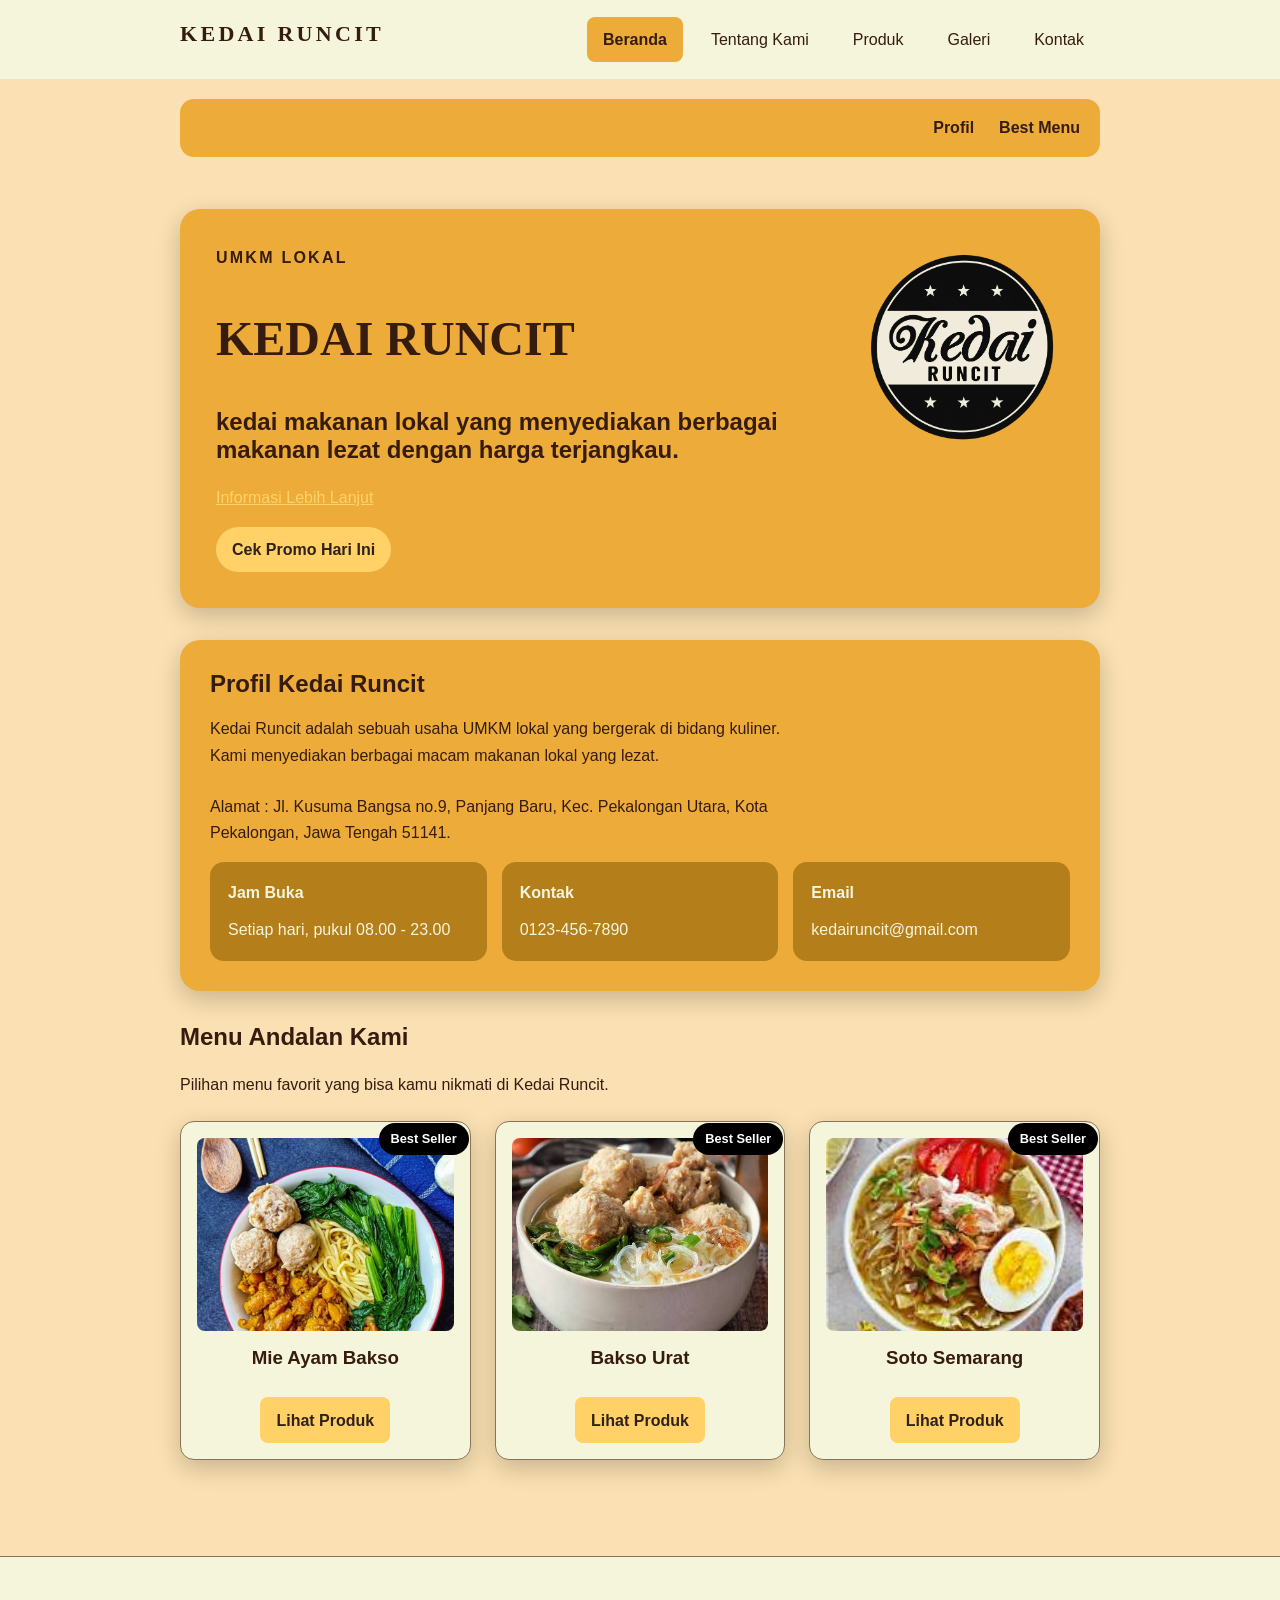
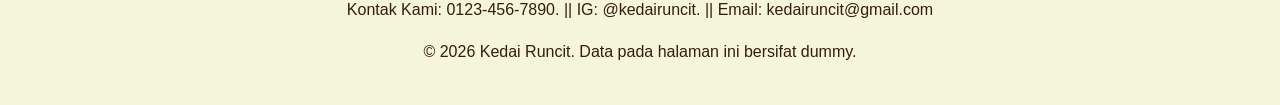
<file: index.html>
<!doctype html>
<html lang="id">
  <head>
    <meta charset="utf-8" />
    <meta name="viewport" content="width=device-width, initial-scale=1" />
    <title>Kedai Runcit - Website UMKM</title>
    <link rel="stylesheet" href="css/style.css" />
    <style>
      strong{
        color:beige
      }
      span{
        color:beige
      }
    </style>
  </head>
  
  <body>
  <a class="skip-link" href="#konten">Lewati ke konten utama</a>
    <header class="site-header">
      <nav class="nav" aria-label="Navigasi utama">
        <a class="brand" href="index.html">Kedai Runcit</a>
        <ul>
          <li><a aria-current="page" href="index.html">Beranda</a></li>
          <li><a href="tentang.html">Tentang Kami</a></li>
          <li><a href="produk.html">Produk</a></li>
          <li><a href="galeri.html">Galeri</a></li>
          <li><a href="kontak.html">Kontak</a></li>
        </ul>
      </nav>
    </header>
    <nav class="subnav" aria-label="Navigasi Beranda">
      <a href="#profil">Profil</a>
      <a href="#menu">Best Menu</a>
    </nav>

    <main class="page">
      <section class="hero1">
        <div class="hero-text">
          <p class="eyebrow">UMKM LOKAL</p>
          <h1 class="hero-title">KEDAI RUNCIT</h1>
          <h2>kedai makanan lokal yang menyediakan
            berbagai makanan lezat dengan harga terjangkau.</h2>
          <a href="tentang.html">Informasi Lebih Lanjut</a><br>
          <button id="promoButton" type="button">Cek Promo Hari Ini</button>
        </div>   
        <div class="hero-logo">
          <img src="assets/images/lgo.png" width="640" height="360" loading="lazy" alt="Logo Kedai Runcit"/>
        </div>
      </section>

      <section id="profil" aria-labelledby="profil-title">
        <div class="informasi">
          <h2 id="profil-title">Profil Kedai Runcit</h2>
          <p class="profil-deskripsi">
            Kedai Runcit adalah sebuah usaha UMKM lokal yang bergerak di bidang kuliner. 
            Kami menyediakan berbagai macam makanan lokal yang lezat.
          </p>
          <p>Alamat : Jl. Kusuma Bangsa no.9, Panjang Baru, 
            Kec. Pekalongan Utara, Kota Pekalongan, Jawa Tengah 51141.</p>
          <div class="info-list">
            <div class="info-item">
              <strong> Jam Buka</strong>
              <span>Setiap hari, pukul 08.00 - 23.00</span>
            </div>
            <div class="info-item">
              <strong> Kontak</strong>
              <span>0123-456-7890</span>
            </div>
            <div class="info-item">
              <strong> Email</strong>
              <span>kedairuncit@gmail.com</span>
            </div>
          </div>
        </div>
      </section>

      <section id="menu" aria-labelledby="menu-title">
        <h2 id="menu-title">Menu Andalan Kami</h2>
        <p class="section-description">
          Pilihan menu favorit yang bisa kamu nikmati di Kedai Runcit.
        </p>
        <div class="product-grid">
          <article class="product-card">
            <span class="product-badge">Best Seller</span>
            <img class="gambar" src="assets/images/Mie ayam.jpg" width="300" height="200" loading="lazy"
             alt="Semangkuk mie ayam bakso dengan topping"/>
            <div class="product-info">
              <h3>Mie Ayam Bakso</h3>
              <div class="card-actions">
                <a href="produk.html">Lihat Produk</a>
              </div>
            </div>
          </article>
          <article class="product-card">
            <span class="product-badge">Best Seller</span>
            <img class="gambar" src="assets/images/Bakso Solo.jpg" width="300" height="200" loading="lazy"
              alt="Semangkuk bakso urat dengan kuah hangat" />
            <div class="product-info">
              <h3>Bakso Urat</h3>
              <div class="card-actions">
                <a href="produk.html">Lihat Produk</a>
              </div>
            </div>
          </article>
          <article class="product-card">
            <span class="product-badge">Best Seller</span>
            <img class="gambar" src="assets/images/soto.jpg" width="300" height="200" loading="lazy"
              alt="Semangkuk soto dengan kuah dan pelengkap"/>
            <div class="product-info">
              <h3>Soto Semarang</h3>
              <div class="card-actions">
                <a href="produk.html">Lihat Produk</a>
              </div>
            </div>
          </article>
        </div>
      </section>
    </main>

    <footer class="site-footer">
      <p>Kontak Kami: 0123-456-7890. ||  IG: @kedairuncit.  ||   Email: kedairuncit@gmail.com</p>
      <p>&copy; 2026 Kedai Runcit. Data pada halaman ini bersifat dummy.</p>
    </footer>
    <script src="js/app.js" defer></script>
    <script src="js/script.js"></script>
  </body>
</html>
</file>
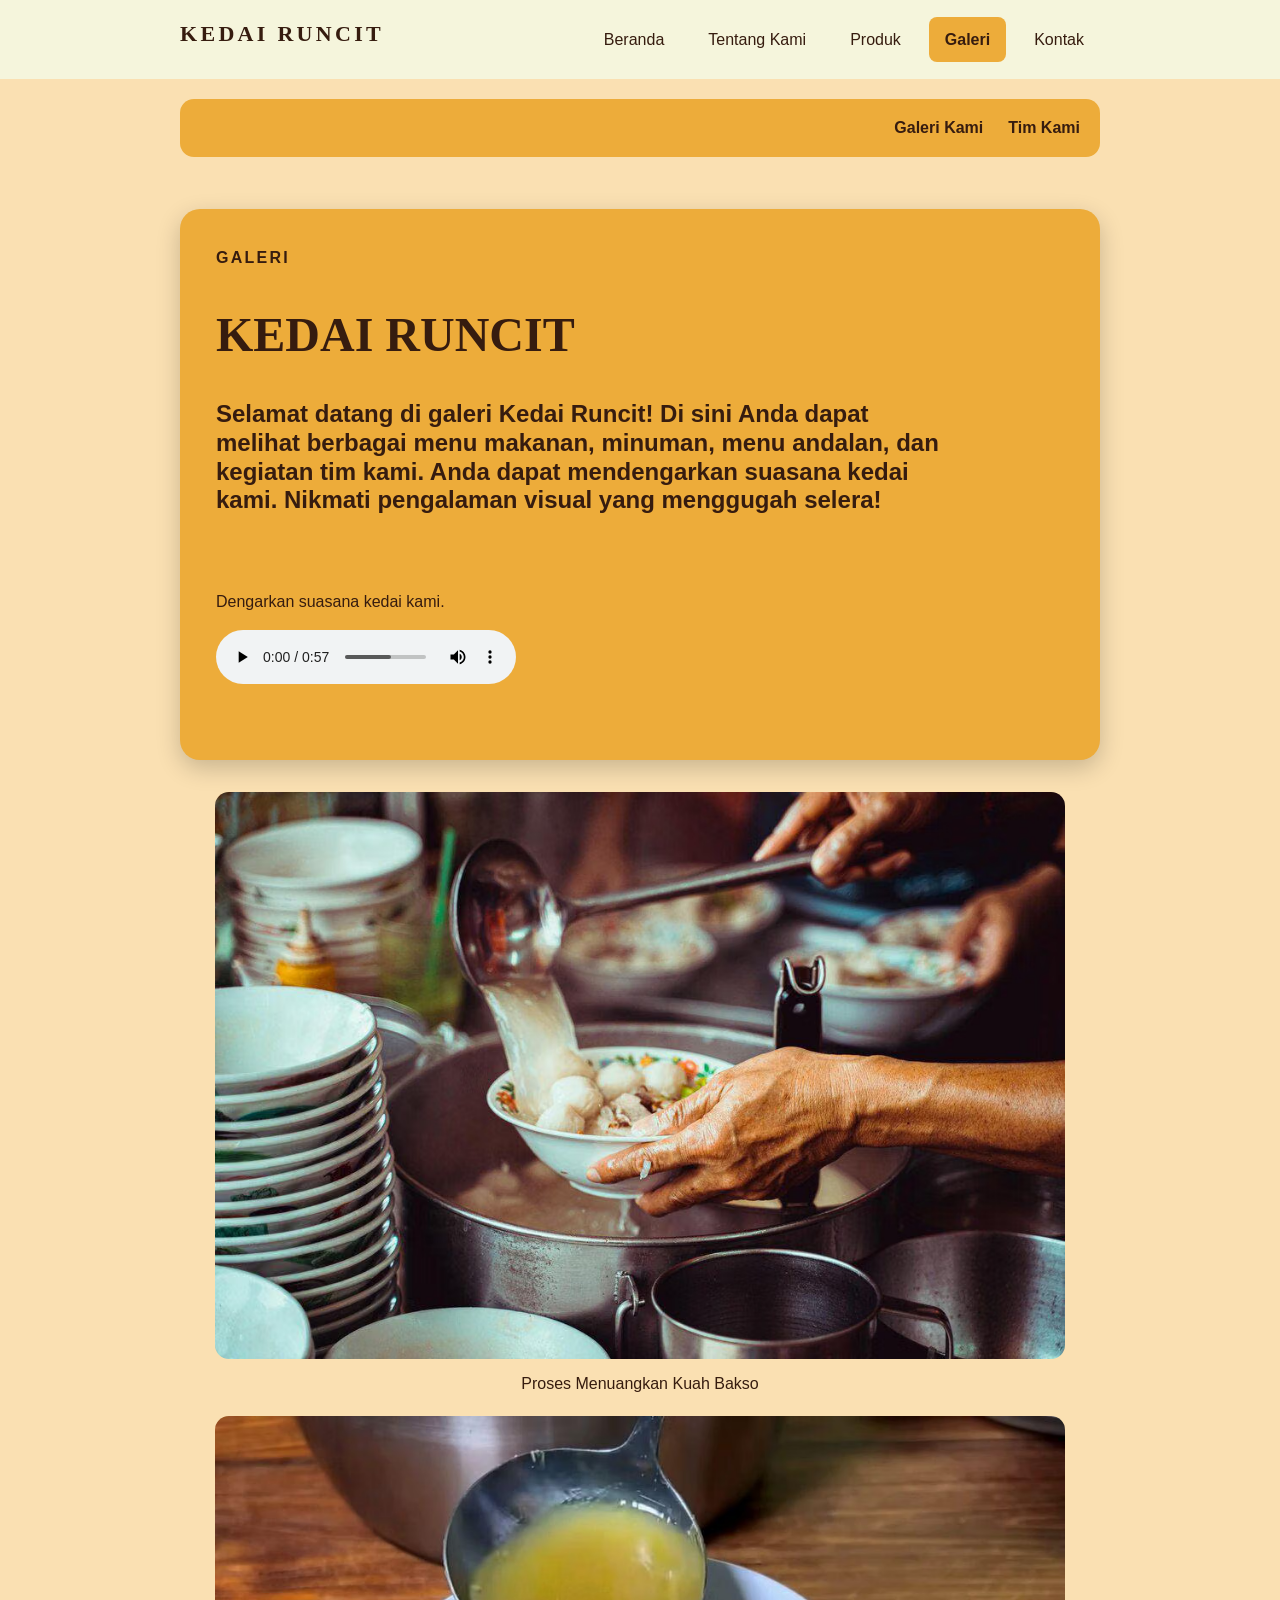
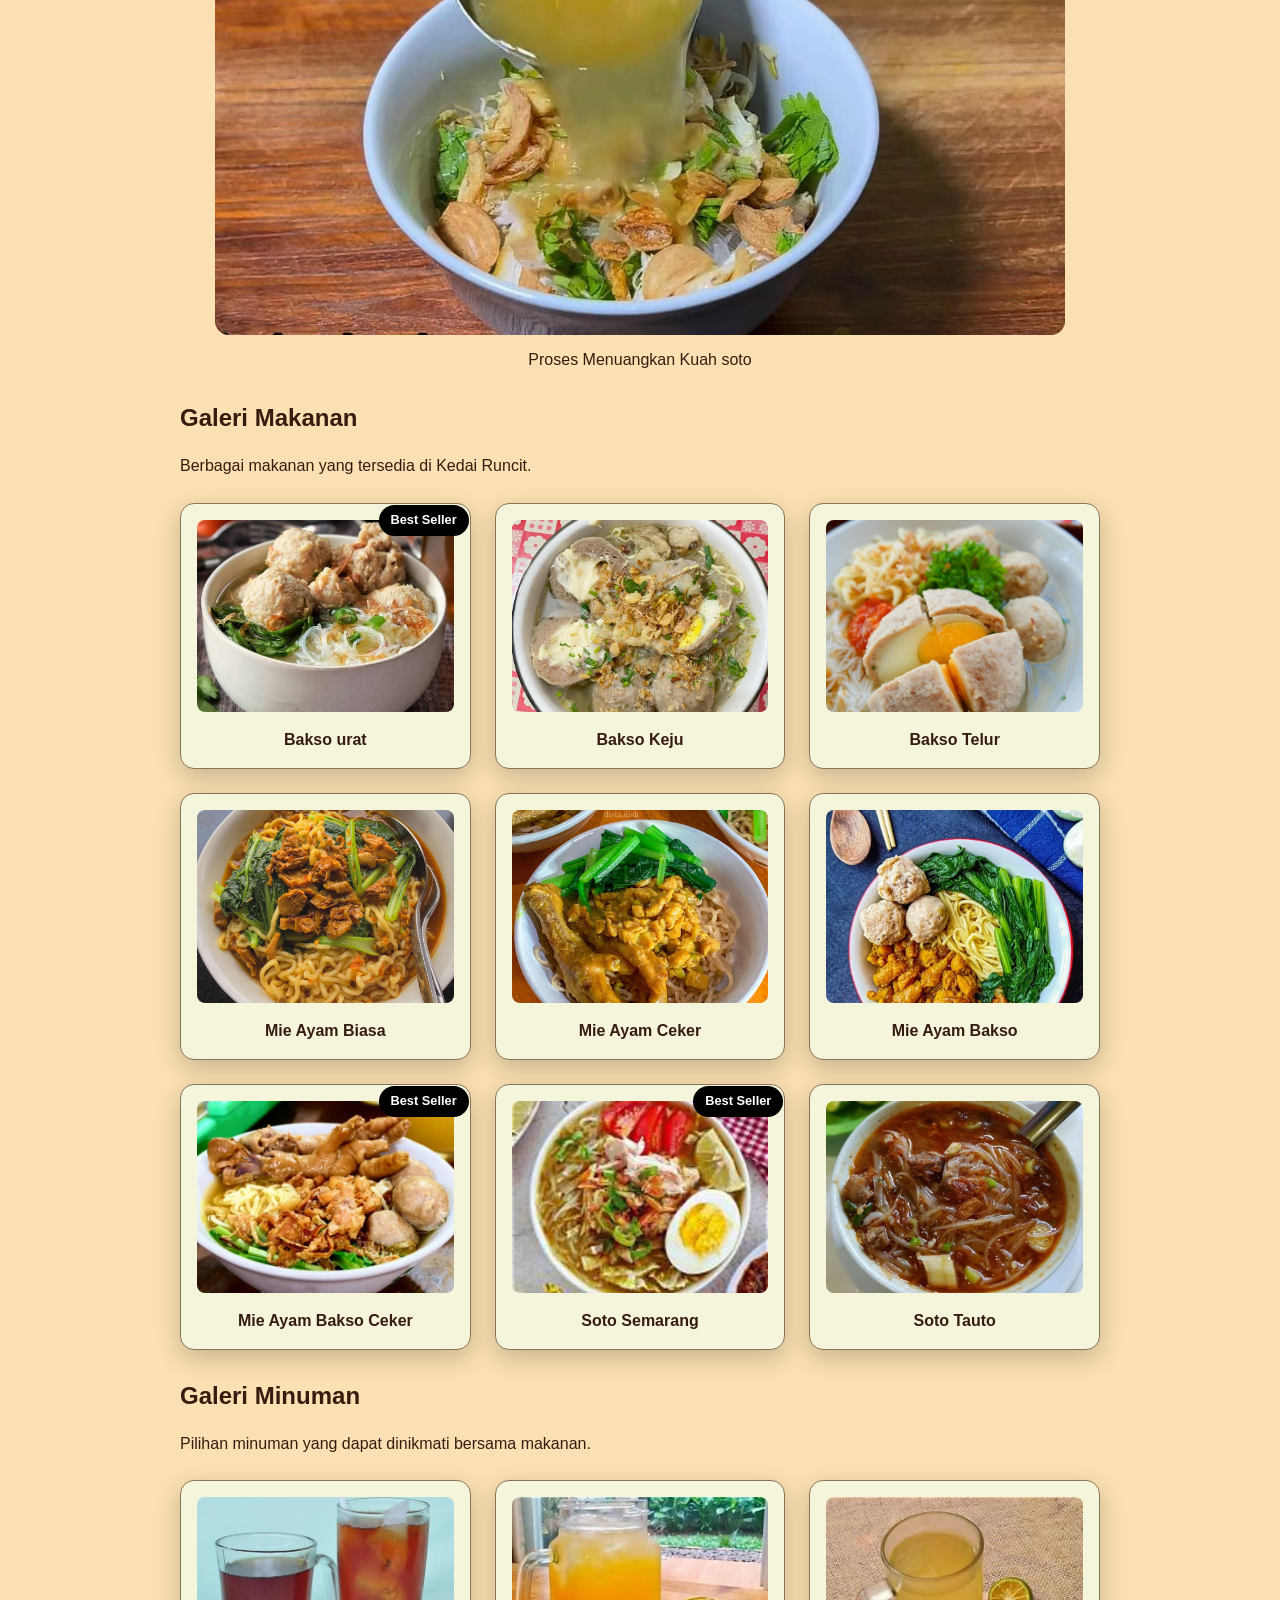
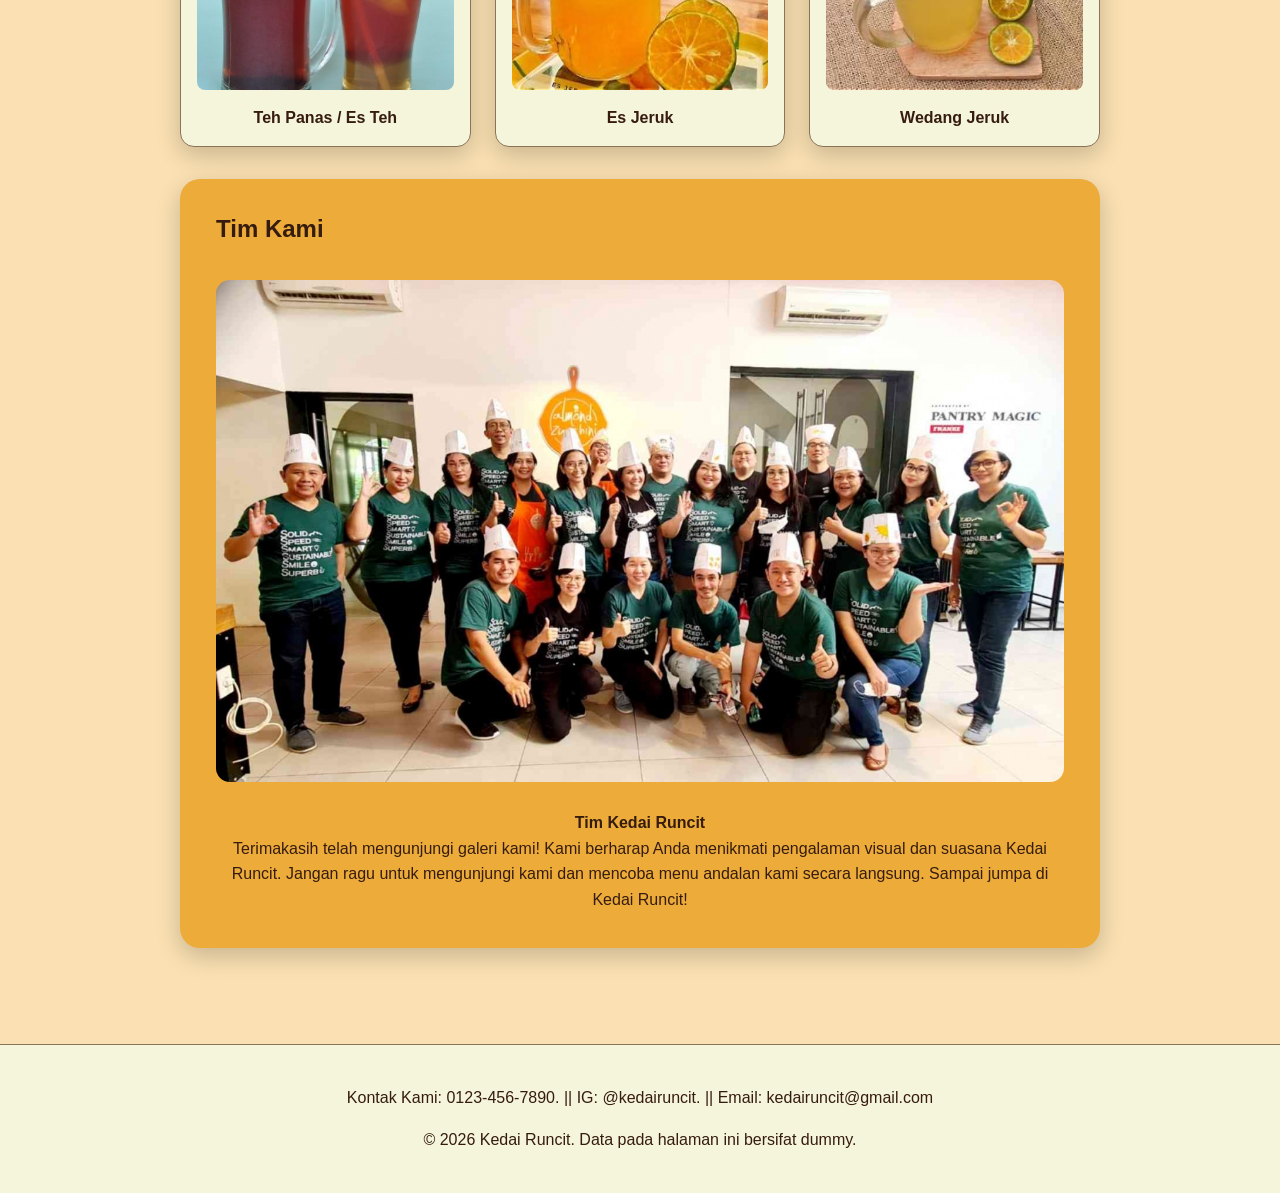
<file: galeri.html>
<!doctype html>
<html lang="id">
  <head>
    <meta charset="utf-8" />
    <meta name="viewport" content="width=device-width, initial-scale=1" />
    <title>Kedai Runcit - Website UMKM</title>
    <link rel="stylesheet" href="css/style.css" />
    <script src="js/app.js" defer></script>
  </head>

  <body>
  <a class="skip-link" href="#konten">Lewati ke konten utama</a>
    <header class="site-header">
      <nav class="nav" aria-label="Navigasi utama">
        <a class="brand" href="index.html">Kedai Runcit</a>
        <ul>
          <li><a href="index.html">Beranda</a></li>
          <li><a href="tentang.html">Tentang Kami</a></li>
          <li><a href="produk.html">Produk</a></li>
          <li><a aria-current="page" href="galeri.html">Galeri</a></li>
          <li><a href="kontak.html">Kontak</a></li>
        </ul>
      </nav>
    </header>
    <nav class="subnav" aria-label="Navigasi Beranda">
      <a href="#makanan">Galeri Kami</a>
      <a href="#tim">Tim Kami</a>
    </nav>

    <main id="konten" class="page">
      <section class="hero">
        <p class="eyebrow">GALERI</p>
        <h1 class="hero-title">KEDAI RUNCIT</h1>
        <h2>Selamat datang di galeri Kedai Runcit! Di sini Anda dapat melihat berbagai menu makanan, minuman, menu andalan, dan kegiatan tim kami. 
          Anda dapat mendengarkan suasana kedai kami.
          Nikmati pengalaman visual yang menggugah selera!</h2></br>
          <section aria-labelledby="audio-title">
            <p id="audio-note">
              Dengarkan suasana kedai kami.
            </p>
            <audio controls aria-describedby="audio-note" src="assets/audio/suasana.mp3">
              Browser Anda tidak mendukung pemutar audio. 
            </audio>
          </section>          
      </section>
      
      <section>
        <img class="team-image" src="assets/images/proses.avif" width="300" height="200" loading="lazy" alt="Logo Kedai Runcit" />
        <figcaption>Proses Menuangkan Kuah Bakso</figcaption>
        <img class="team-image" src="assets/images/proses2.avif" width="300" height="200" loading="lazy" alt="Logo Kedai Runcit" />
        <figcaption>Proses Menuangkan Kuah soto</figcaption>
      </section>

      <section id="makanan" aria-labelledby="makanan-title">
        <h2 id="makanan-title">Galeri Makanan</h2>
        <p>Berbagai makanan yang tersedia di Kedai Runcit.</p>
        <div class="gallery-grid">
          <figure class="media-card">
            <span class="gallery-badge">Best Seller</span>
            <img src="assets/images/Bakso Solo.jpg" width="300" height="200" loading="lazy" alt="Semangkuk Bakso Urat dengan kuah hangat"/>
            <figcaption>Bakso urat</figcaption>
          </figure>
          <figure class="media-card">
            <img src="assets/images/bakso keju.jpg" width="300" height="200" loading="lazy" alt="Semangkuk Bakso Keju dengan kuah hangat"/>
            <figcaption>Bakso Keju</figcaption>
          </figure>
          <figure class="media-card">
            <img src="assets/images/bakso telur.jpg" width="300" height="200" loading="lazy" alt="Semangkuk Bakso Telur dengan kuah hangat"/>
            <figcaption>Bakso Telur</figcaption>
          </figure>
          <figure class="media-card">
            <img src="assets/images/mie ayam biasa.jpg" width="300" height="200" loading="lazy" alt="Semangkuk Mie Ayam Biasa Kedai Runcit"/>
            <figcaption>Mie Ayam Biasa</figcaption>
          </figure>
          <figure class="media-card">
            <img src="assets/images/mie ceker.jpg" width="300" height="200" loading="lazy" alt="Semangkuk Mie Ayam Ceker Kedai Runcit"/>
            <figcaption>Mie Ayam Ceker</figcaption>
          </figure>
          <figure class="media-card">
            <img src="assets/images/Mie ayam.jpg" width="300" height="200" loading="lazy" alt="Semangkuk Mie Ayam bakso Kedai Runcit" />
            <figcaption>Mie Ayam Bakso</figcaption>
          </figure>
          <figure class="media-card">
            <span class="gallery-badge">Best Seller</span>
            <img src="assets/images/bakso ceker.jpg" width="300" height="200" loading="lazy" alt="Semangkuk Mie Ayam bakso ceker Kedai Runcit"/>
            <figcaption>Mie Ayam Bakso Ceker</figcaption>
          </figure>
          <figure class="media-card">
            <span class="gallery-badge">Best Seller</span>
            <img src="assets/images/soto.jpg" width="300" height="200" loading="lazy" alt="Semangkuk Soto semarang dengan Kuah bening"/>
            <figcaption>Soto Semarang</figcaption>
          </figure>
          <figure class="media-card">
            <img src="assets/images/soto tauto.jpg" width="300" height="200" loading="lazy" alt="Semangkuk Soto Tauto dengan kuah gelap"/>
            <figcaption>Soto Tauto</figcaption>
          </figure>
        </div>
      </section>

      <section id="minuman" aria-labelledby="minuman-title">
        <h2 id="minuman-title">Galeri Minuman</h2>
        <p>Pilihan minuman yang dapat dinikmati bersama makanan. </p>
        <div class="gallery-grid">
          <figure class="media-card">
            <img src="assets/images/teh.jpg" width="300" height="200" loading="lazy" alt="Segelas Teh Panas dan es teh"/>
            <figcaption>Teh Panas / Es Teh</figcaption>
          </figure>
          <figure class="media-card">
            <img src="assets/images/esjeruk.jpg" width="300" height="200" loading="lazy" alt="Segelas Es jeruk"/>
            <figcaption>Es Jeruk</figcaption>
          </figure>
          <figure class="media-card">
            <img src="assets/images/wedang.jpg" width="300" height="200" loading="lazy" alt="Segelas Wedang Jeruk" />
            <figcaption>Wedang Jeruk</figcaption>
          </figure>
        </div>
      </section>

      <section id="tim" class="hero" aria-labelledby="tim-title">
        <h2 id="tim-title" class="tim">Tim Kami</h2>
        <img class="team-image" src="assets/images/tim.jpg" width="300" height="200" loading="lazy" alt="Tim Kedai Runcit" />
        <figcaption><strong>Tim Kedai Runcit</strong><br />
        <span>
          Terimakasih telah mengunjungi galeri kami! Kami berharap Anda menikmati pengalaman visual dan suasana Kedai Runcit. 
          Jangan ragu untuk mengunjungi kami dan mencoba menu andalan kami secara langsung. Sampai jumpa di Kedai Runcit!
        </span>
        </figcaption>
      </section>
    </main>

    <footer class="site-footer">
      <p>Kontak Kami: 0123-456-7890. ||  IG: @kedairuncit.  ||   Email: kedairuncit@gmail.com</p>
      <p> &copy; 2026 Kedai Runcit. Data pada halaman ini bersifat dummy.</p>
    </footer>
  </body>
</html>
</file>
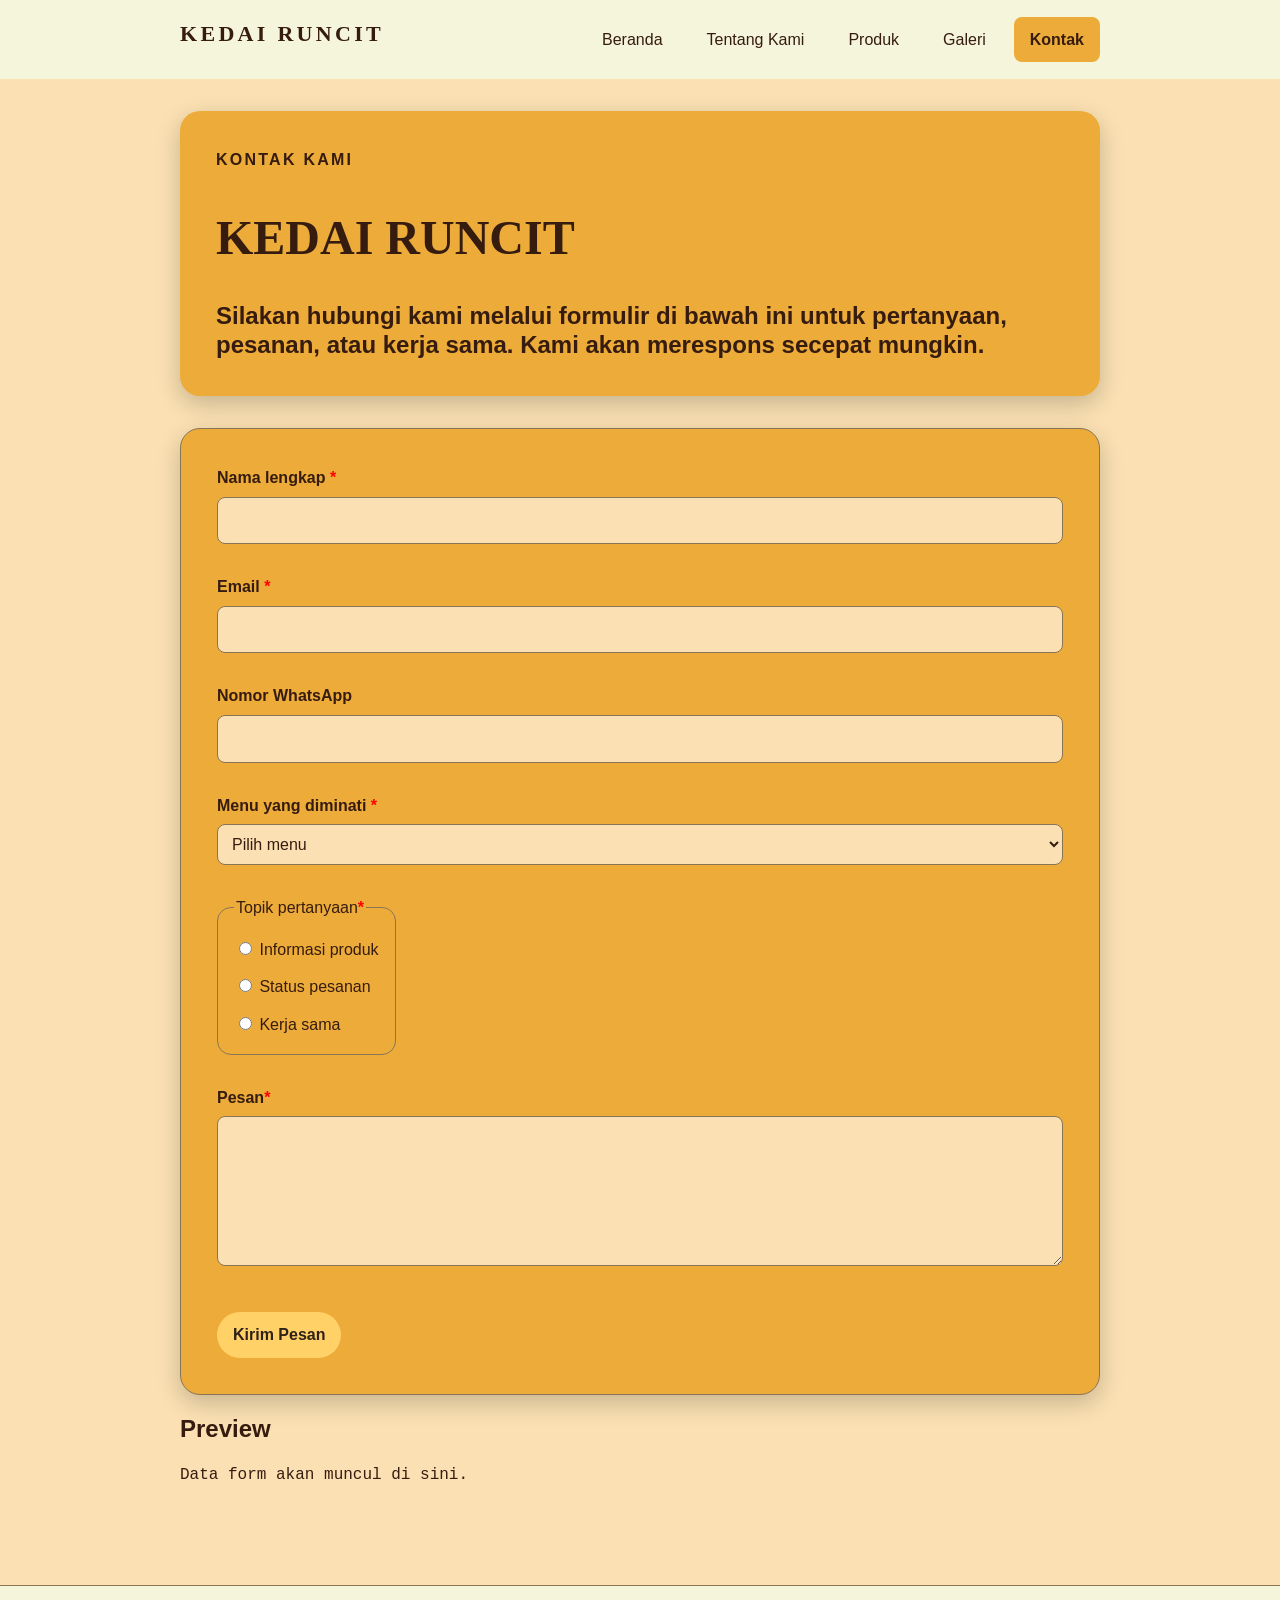
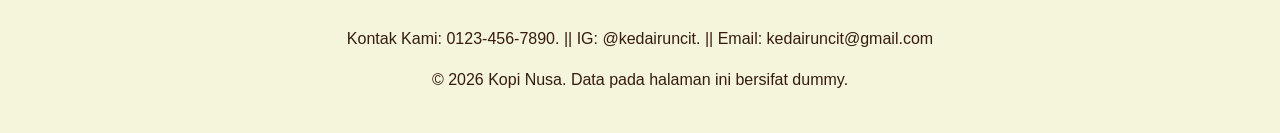
<file: kontak.html>
<!doctype html>
<html lang="id">
  <head>
    <meta charset="utf-8" />
    <meta name="viewport" content="width=device-width, initial-scale=1" />
    <title>Kontak Kopi Nusa - Website UMKM</title>
    <link rel="stylesheet" href="css/style.css" />
    <script src="js/form.js" defer></script>
    <script src="js/app.js" defer></script>
  </head>

  <body>
  <a class="skip-link" href="#konten">Lewati ke konten utama</a>
    <header class="site-header">
      <nav class="nav" aria-label="Navigasi utama">
        <a class="brand" href="index.html">Kedai Runcit</a>
        <ul>
          <li><a href="index.html">Beranda</a></li>
          <li><a href="tentang.html">Tentang Kami</a></li>
          <li><a href="produk.html">Produk</a></li>
          <li><a href="galeri.html">Galeri</a></li>
          <li><a aria-current="page" href="kontak.html">Kontak</a></li>
        </ul>
      </nav>
    </header>

    <main id="konten" class="page">
      <section class="hero">
        <p class="eyebrow">KONTAK KAMI</p>
        <h1 class="hero-title">KEDAI RUNCIT</h1>
        <h2>Silakan hubungi kami melalui formulir di bawah ini untuk pertanyaan, pesanan, atau kerja sama. 
          Kami akan merespons secepat mungkin.</h2>
      </section>
      <form id="form-kontak" action="#" method="post" class="hero">
        <div class="field">
          <label for="nama">Nama lengkap <span class="required">*</span></label>
          <input id="nama" name="nama" type="text" autocomplete="name" required minlength="3" />
        </div>
        <div class="field">
          <label for="email">Email <span class="required">*</span></label>
          <input id="email" name="email" type="email" autocomplete="email" required />
        </div>
        <div class="field">
          <label for="telepon">Nomor WhatsApp</label>
          <input id="telepon" name="telepon" type="tel" autocomplete="tel" />
        </div>

        <div class="field">
          <label for="paket">Menu yang diminati <span class="required">*</span></label>
          <select id="paket" name="paket" required>
            <option value="">Pilih menu</option>
                  <option value="Bakso Telur">Bakso Telur</option>
                  <option value="Bakso Urat">Bakso Urat</option>
                  <option value="Bakso Keju">Bakso Keju</option>

                  <option value="Mie Ayam Biasa">Mie Ayam Biasa</option>
                  <option value="Mie Ayam Ceker">Mie Ayam Ceker</option>
                  <option value="Mie Ayam Bakso">Mie Ayam Bakso</option>
                  <option value="Mie Ayam Bakso + Ceker">Mie Ayam Bakso + Ceker</option>

                  <option value="Soto Semarang">Soto Semarang</option>
                  <option value="Soto Tauto">Soto Tauto</option>            
          </select>
        </div>
        <fieldset>
          <legend>Topik pertanyaan<span class="required">*</span></legend>
            <label><input type="radio" name="topik" value="produk" required /> Informasi produk</label>
            <label><input type="radio" name="topik" value="pesanan" /> Status pesanan</label>
            <label><input type="radio" name="topik" value="kerja-sama" /> Kerja sama</label>
        </fieldset>
        <div class="field">
            <label for="pesan">Pesan<span class="required">*</span></label>
            <textarea id="pesan" name="pesan" rows="5" required minlength="10"></textarea>
        </div>
        <button type="submit">Kirim Pesan</button>
    </form>

    <section aria-labelledby="preview-title">
        <h2 id="preview-title">Preview</h2>
        <pre id="preview">Data form akan muncul di sini.</pre>
    </section>
    </main>
    
    <footer class="site-footer">
      <p>Kontak Kami: 0123-456-7890. ||  IG: @kedairuncit.  ||   Email: kedairuncit@gmail.com</p>
      <p>&copy; 2026 Kopi Nusa. Data pada halaman ini bersifat dummy.</p>
    </footer>
  </body>
</html>
</file>
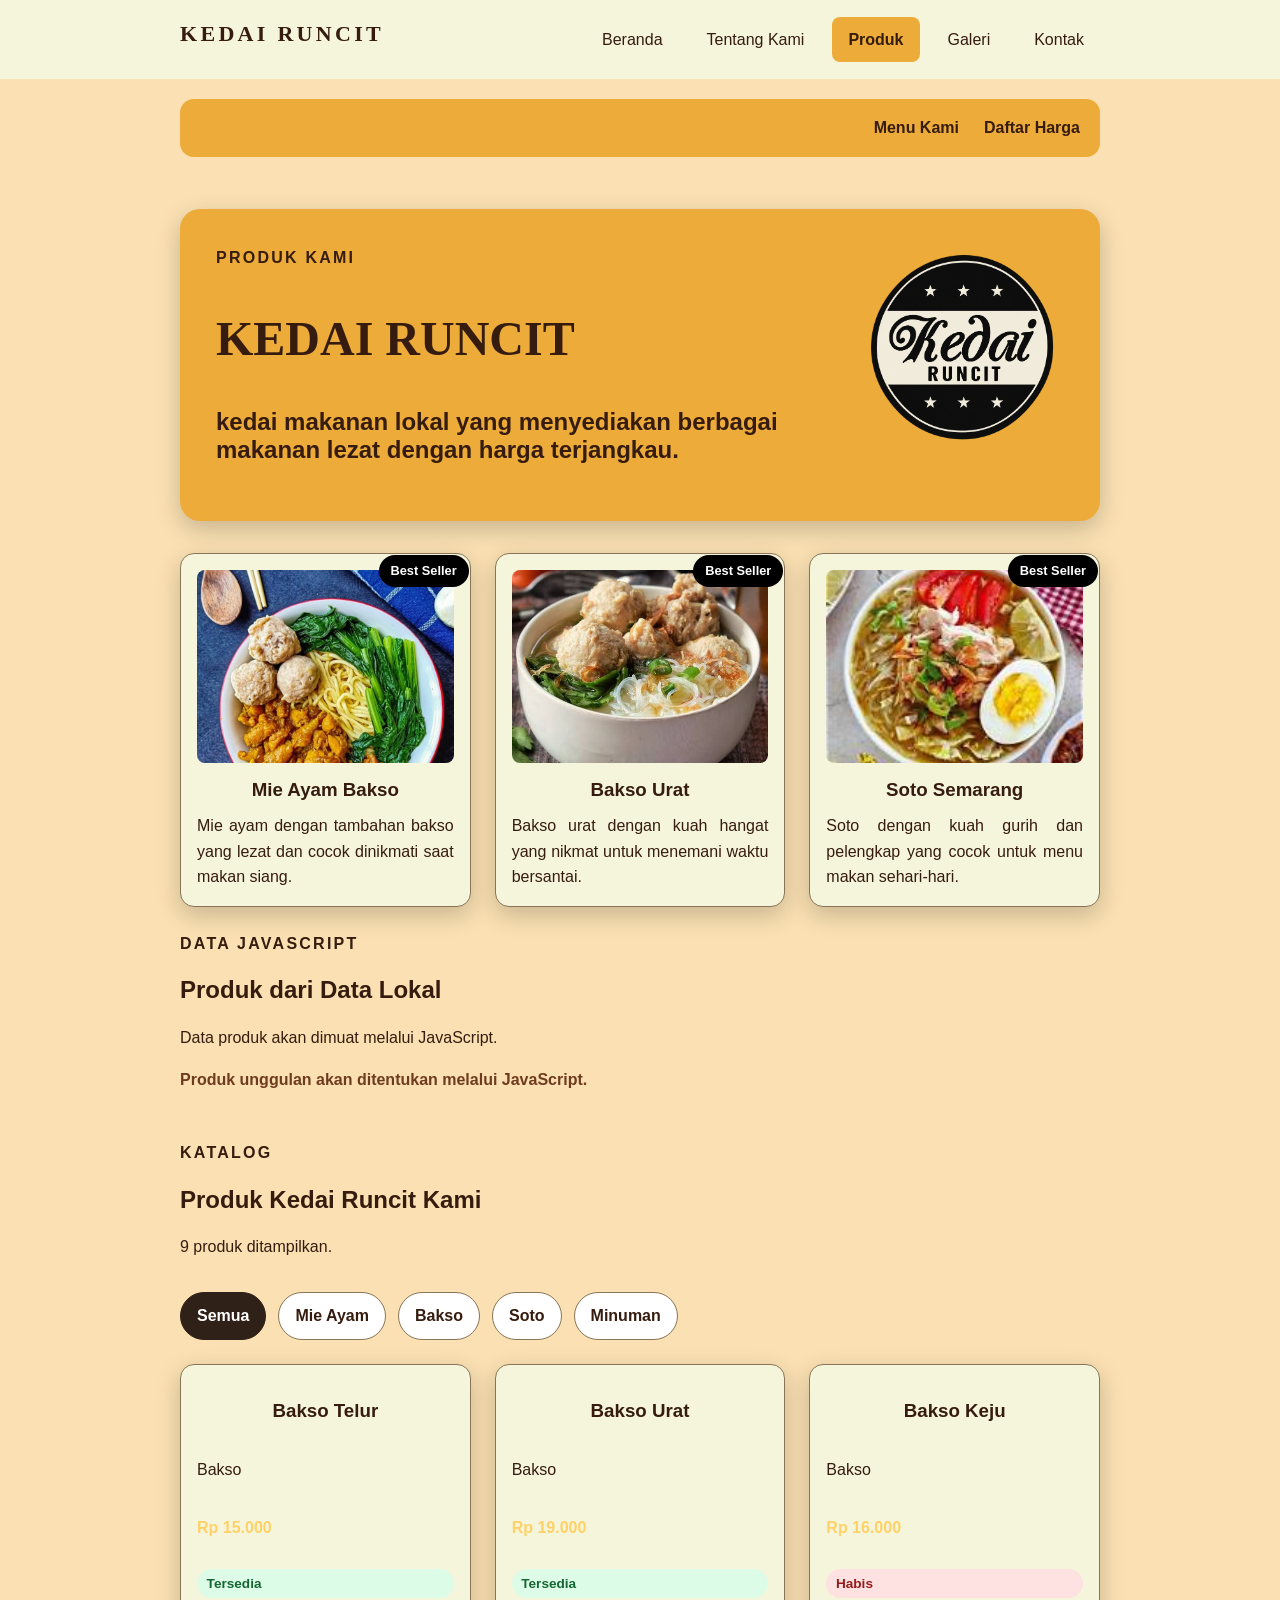
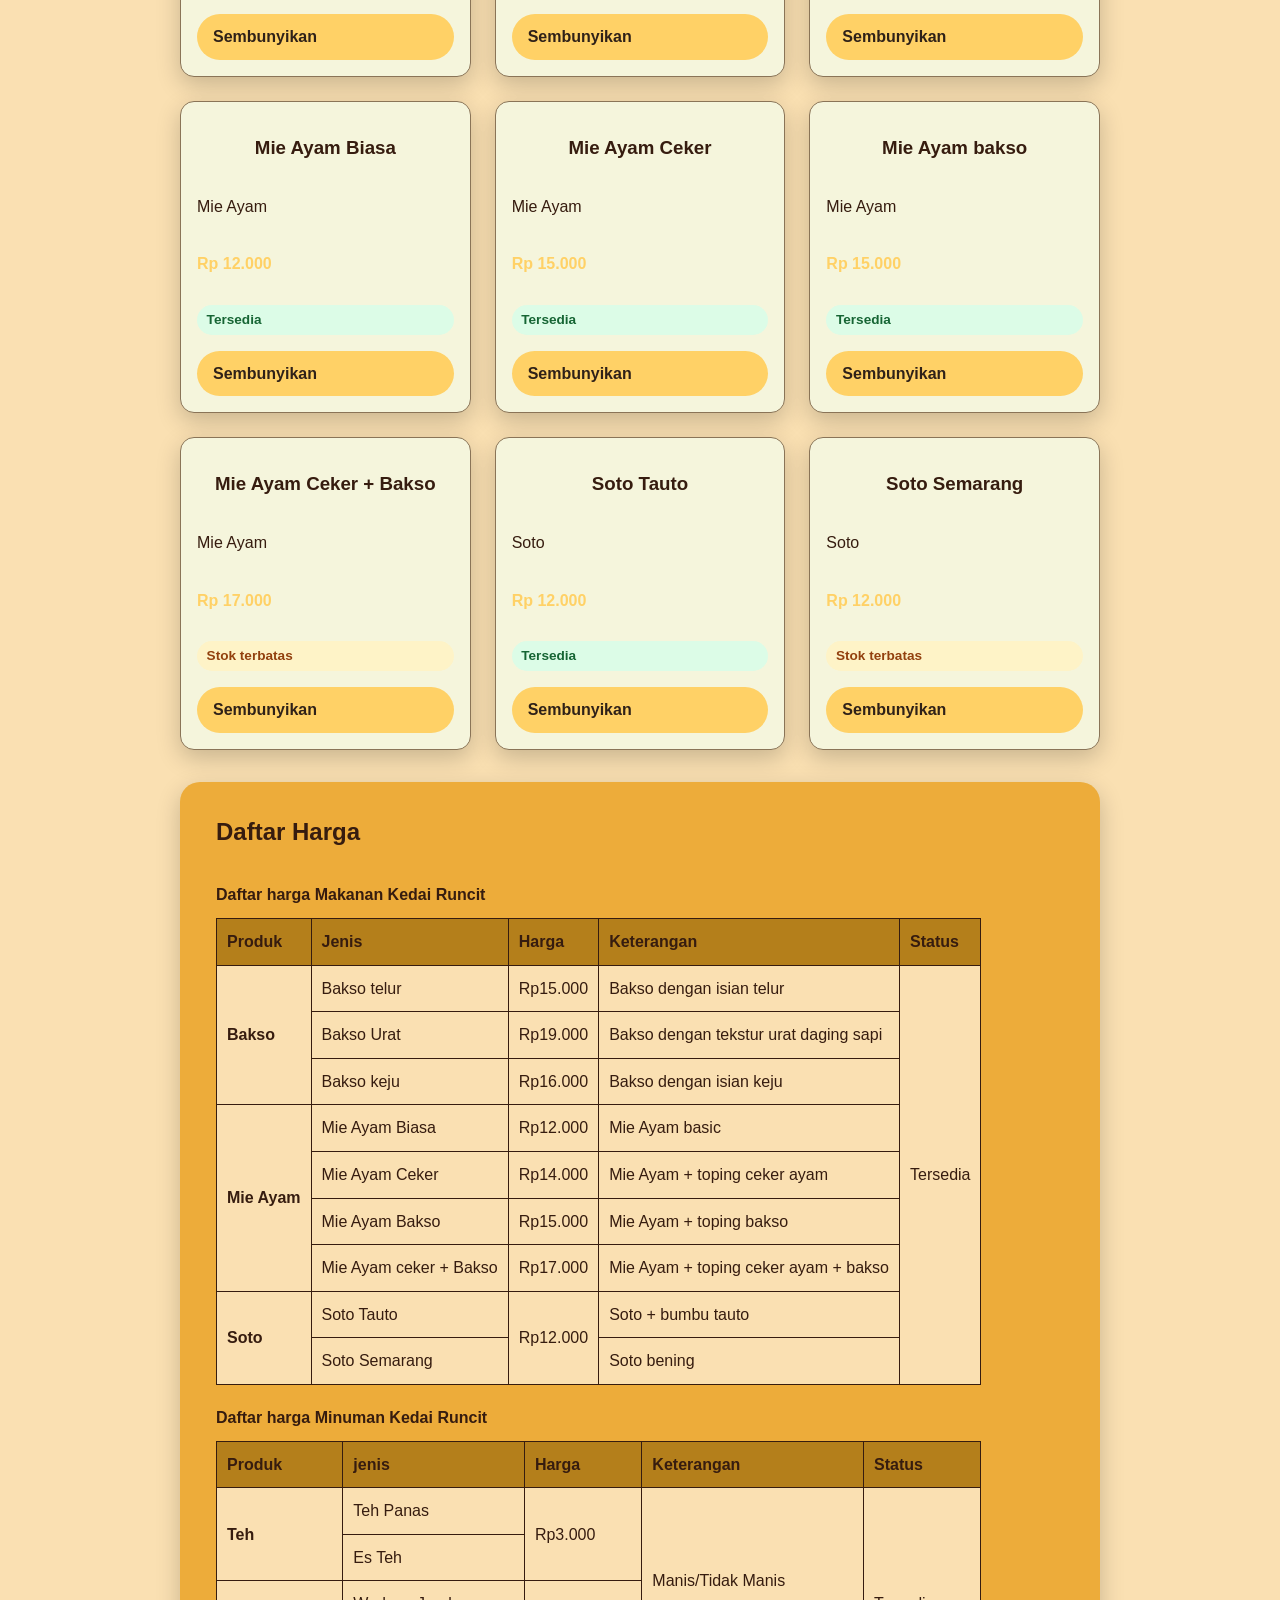
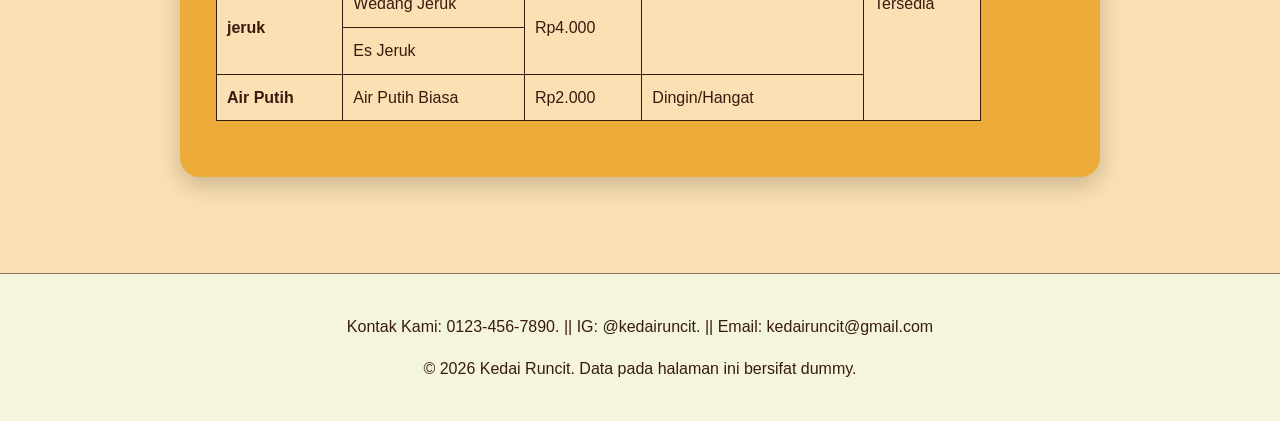
<file: produk.html>
<!doctype html>
<html lang="id">
  <head>
    <meta charset="utf-8" />
    <meta name="viewport" content="width=device-width, initial-scale=1" />
    <title>Produk Kedai Runcit - Website UMKM</title>
    <link rel="stylesheet" href="css/style.css" />
    <script src="js/app.js" defer></script>
  </head>
  
  <body>
    <a class="skip-link" href="#konten">Lewati ke konten utama</a>
    <header class="site-header">
      <nav class="nav" aria-label="Navigasi utama">
        <a class="brand" href="index.html">Kedai Runcit</a>
        <ul>
          <li><a href="index.html">Beranda</a></li>
          <li><a href="tentang.html">Tentang Kami</a></li>
          <li><a aria-current="page" href="produk.html">Produk</a></li>
          <li><a href="galeri.html">Galeri</a></li>
          <li><a href="kontak.html">Kontak</a></li>
        </ul>
      </nav>
    </header>
    <nav class="subnav" aria-label="Navigasi Beranda">
      <a href="#kategori">Menu Kami</a>
      <a href="#harga">Daftar Harga</a>
    </nav>

    <main class="page">
      <section class="hero1">
        <div class="hero-text">
          <p class="eyebrow">PRODUK KAMI</p>
          <h1 class="hero-title">KEDAI RUNCIT</h1>
          <h2>kedai makanan lokal yang menyediakan
            berbagai makanan lezat dengan harga terjangkau.</h2>
        </div>   
        <div class="hero-logo">
          <img src="assets/images/lgo.png" width="300" height="200" loading="lazy" alt="Logo Kedai Runcit"/>
        </div>
      </section>

      <div class="product-grid">
        <article class="product-card">
          <span class="product-badge">Best Seller</span>
          <img class="gambar" src="assets/images/Mie ayam.jpg" width="300" height="200" loading="lazy"
           alt="Semangkuk mie ayam bakso dengan topping"/>
          <div class="product-info">
            <h3>Mie Ayam Bakso</h3>
            <p> Mie ayam dengan tambahan bakso yang lezat dan cocok dinikmati saat makan siang. </p>
          </div>
        </article>
        <article class="product-card">
          <span class="product-badge">Best Seller</span>
          <img class="gambar" src="assets/images/Bakso Solo.jpg" width="300" height="200" loading="lazy"
            alt="Semangkuk bakso urat dengan kuah hangat" />
          <div class="product-info">
            <h3>Bakso Urat</h3>
            <p> Bakso urat dengan kuah hangat yang nikmat untuk menemani waktu bersantai. </p>
          </div>
        </article>
        <article class="product-card">
          <span class="product-badge">Best Seller</span>
          <img class="gambar" src="assets/images/soto.jpg" width="300" height="200" loading="lazy"
            alt="Semangkuk soto dengan kuah dan pelengkap"/>
          <div class="product-info">
            <h3>Soto Semarang</h3>
            <p> Soto dengan kuah gurih dan pelengkap yang cocok untuk menu makan sehari-hari. </p>
          </div>
        </article>
      </div> 
      <p></p>  

      <section class="section" aria-labelledby="produk-dinamis-title">
        <div class="section-header">
          <p class="eyebrow">Data JavaScript</p>
          <h2 id="produk-dinamis-title">Produk dari Data Lokal</h2>
          <p id="produk-ringkasan">Data produk akan dimuat melalui JavaScript.</p>
          <p id="produk-unggulan">Produk unggulan akan ditentukan melalui JavaScript.</p>
        </div>
        <div id="produk-dinamis" class="js-product-grid"></div>
      </section>

      <section class="product-section" aria-labelledby="produk-title">
        <div class="section-heading">
          <p class="eyebrow">Katalog</p>
          <h2 id="produk-title">Produk Kedai Runcit Kami</h2>
          <p id="produk-status" class="produk-status">Produk belum dimuat.</p>
        </div>

        <div class="filter-bar" aria-label="Filter kategori produk">
          <button type="button" class="filter-button is-active" data-filter="Semua">Semua</button>
          <button type="button" class="filter-button" data-filter="Mie Ayam">Mie Ayam</button>
          <button type="button" class="filter-button" data-filter="Bakso">Bakso</button>
          <button type="button" class="filter-button" data-filter="Soto">Soto</button>
          <button type="button" class="filter-button" data-filter="Minuman">Minuman</button>
        </div>

        <div id="produk-grid" class="product-grid" aria-live="polite"></div>
      </section>
      
      <section id="harga" class="hero" aria-labelledby="harga-title">
        <h2 id="harga-title">Daftar Harga</h2>
        <div class="table-scroll" role="region" aria-labelledby="daftar-harga-caption" tabindex="0">
          <table>
            <caption>Daftar harga Makanan Kedai Runcit</caption>
            <thead>
              <tr>
                <th scope="col">Produk</th>
                <th scope="col">Jenis</th>
                <th scope="col">Harga</th>
                <th scope="col">Keterangan</th>   
                <th scope="col">Status</th>
              </tr>
            </thead>
            <tbody>
              <tr>
                <th scope="row" rowspan="3">Bakso</th>
                <td>Bakso telur</td>
                <td>Rp15.000</td>
                <td>Bakso dengan isian telur</td>
                <td rowspan="9">Tersedia</td>
              </tr>
              <tr>
                <td>Bakso Urat </td>
                <td>Rp19.000</td>
                <td>Bakso dengan tekstur urat daging sapi</td>
              </tr>
              <tr>
                <td>Bakso keju </td>
                <td>Rp16.000</td>
                <td>Bakso dengan isian keju</td>
              </tr>
              <tr>
                <th scope="row" rowspan="4">Mie Ayam</th>
                <td>Mie Ayam Biasa</td>
                <td>Rp12.000</td>
                <td>Mie Ayam basic</td>
              </tr>
              <tr>
                <td>Mie Ayam Ceker</td>
                <td>Rp14.000</td>
                <td>Mie Ayam + toping ceker ayam</td>
              </tr>
              <tr>
                <td>Mie Ayam Bakso</td>
                <td>Rp15.000</td>
                <td>Mie Ayam + toping bakso</td>
              </tr>
              <tr>
                <td>Mie Ayam ceker + Bakso</td>
                <td>Rp17.000</td>
                <td>Mie Ayam + toping ceker ayam + bakso</td>
              </tr>
              <tr>
                <th scope="row" rowspan="3">Soto</th>
                <td>Soto Tauto</td>
                <td rowspan="2">Rp12.000</td>
                <td>Soto + bumbu tauto</td>
              </tr>
              <tr>
                <td>Soto Semarang </td>
                <td>Soto bening</td>
              </tr>
            </tbody>
          </table>
          <P></P>
          <table>
            <caption>Daftar harga Minuman Kedai Runcit</caption>
            <thead>
              <tr>
                <th scope="col">Produk</th>
                <th scope="col">jenis</th>
                <th scope="col">Harga</th>
                <th scope="col">Keterangan</th>
                <th scope="col">Status</th>
              </tr>
            </thead>
            <tbody>
              <tr>
                <th scope="row" rowspan="2">Teh</th>
                <td>Teh Panas</td>
                <td rowspan="2">Rp3.000</td>
                <td rowspan="4">Manis/Tidak Manis</td>
                <td rowspan="5">Tersedia</td>
              </tr>
              <tr>
                <td>Es Teh</td>
              </tr>
              <tr>
                <th scope="row" rowspan="2">jeruk</th>
                <td>Wedang Jeruk</td>
                <td rowspan="2">Rp4.000</td>
              </tr>
              <tr>
                <td>Es Jeruk</td>
              </tr>
              <tr>
                <th scope="row">Air Putih</th>
                <td>Air Putih Biasa</td>
                <td>Rp2.000</td>
                <td>Dingin/Hangat</td>
              </tr>
            </tbody>
          </table>
        </div>
      </section>
    </main>
    <footer class="site-footer">
      <p>Kontak Kami: 0123-456-7890. ||  IG: @kedairuncit.  ||   Email: kedairuncit@gmail.com</p>
      <p>&copy; 2026 Kedai Runcit. Data pada halaman ini bersifat dummy.</p>
    </footer>
  </body>
</html>
</file>
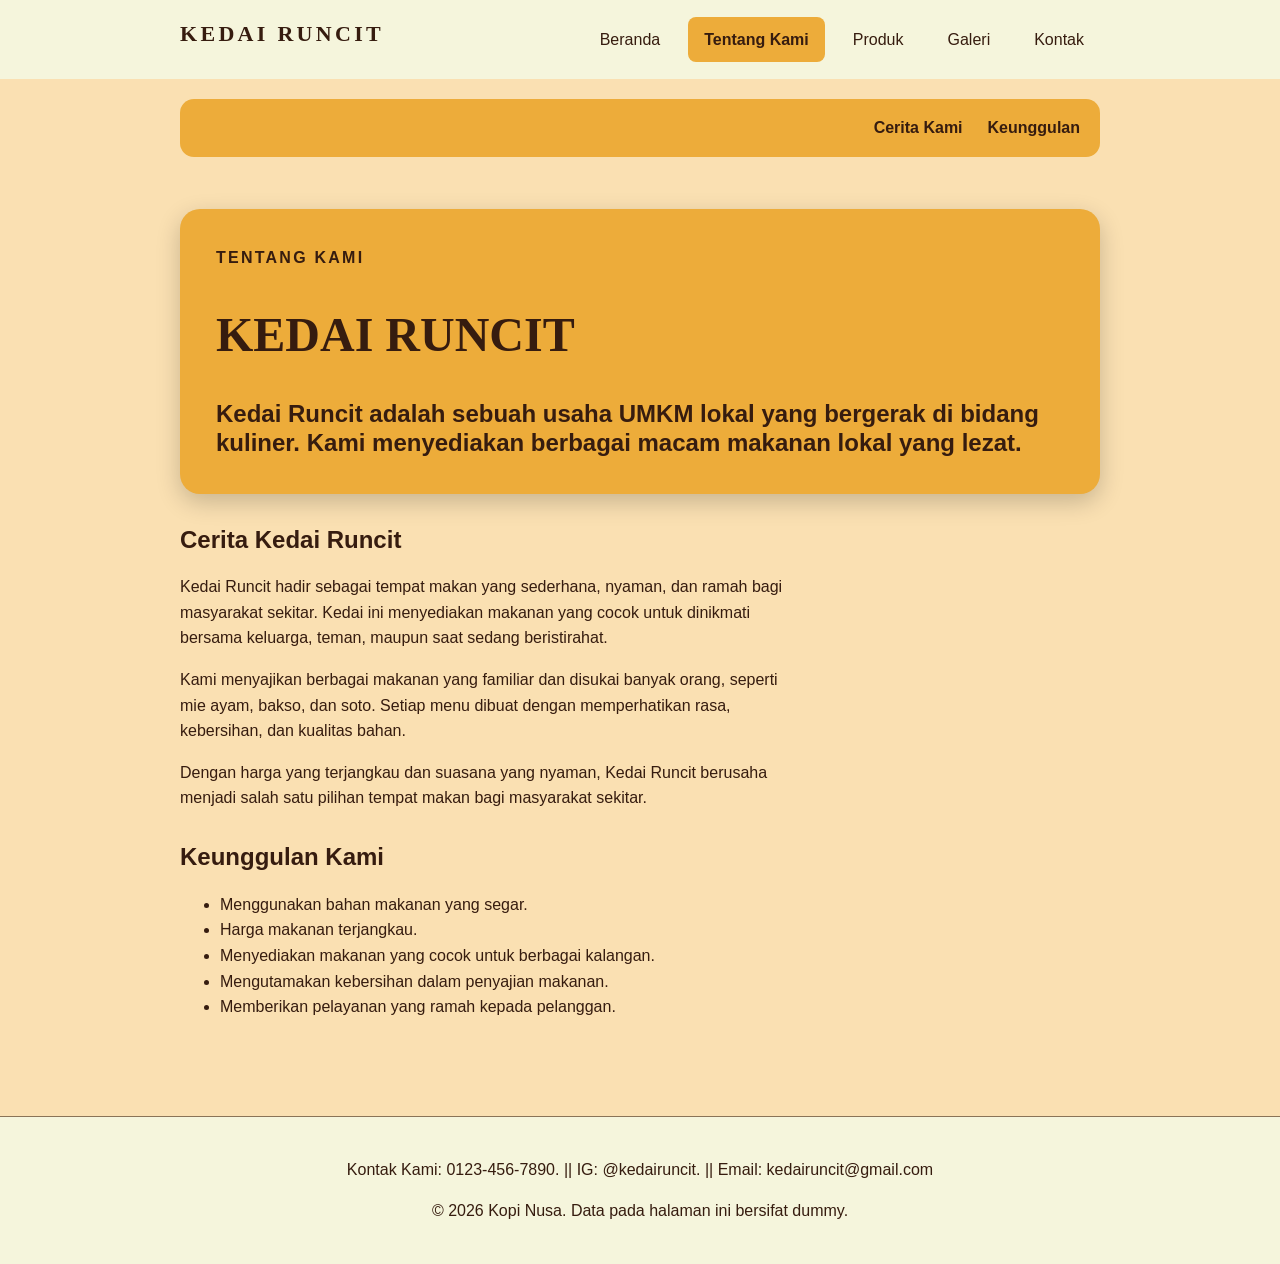
<file: tentang.html>
<!doctype html>
<html lang="id">
  <head>
    <meta charset="utf-8" />
    <meta name="viewport" content="width=device-width, initial-scale=1" />
    <title>Kedai Runcit - Website UMKM</title>
    <link rel="stylesheet" href="css/style.css" />
    <script src="js/app.js" defer></script>
  </head>
  <body>
    <a class="skip-link" href="#konten">Lewati ke konten utama</a>
    <header class="site-header">
      <nav class="nav" aria-label="Navigasi utama">
        <a class="brand" href="index.html">Kedai Runcit</a>
        <ul>
          <li><a href="index.html">Beranda</a></li>
          <li><a aria-current="page" href="tentang.html">Tentang Kami</a></li>
          <li><a href="produk.html">Produk</a></li>
          <li><a href="galeri.html">Galeri</a></li>
          <li><a href="kontak.html">Kontak</a></li>
        </ul>
      </nav>
    </header>
    <nav class="subnav" aria-label="Navigasi Tentang Kami">
      <a href="#cerita">Cerita Kami</a>
      <a href="#keunggulan">Keunggulan</a>
    </nav>
    
    <main class="page">
      <section class="hero">
        <p class="eyebrow">TENTANG KAMI</p>
        <h1 class="hero-title">KEDAI RUNCIT</h1>
        <h2> Kedai Runcit adalah sebuah usaha UMKM lokal yang bergerak di bidang kuliner.
            Kami menyediakan berbagai macam makanan lokal yang lezat.</h2>
      </section>

      <section id="cerita" aria-labelledby="cerita-title">
        <h2 id="cerita-title">Cerita Kedai Runcit</h2>
        <p>
          Kedai Runcit hadir sebagai tempat makan yang sederhana,
          nyaman, dan ramah bagi masyarakat sekitar. Kedai ini
          menyediakan makanan yang cocok untuk dinikmati bersama
          keluarga, teman, maupun saat sedang beristirahat.
        </p>
        <p>
          Kami menyajikan berbagai makanan yang familiar dan disukai
          banyak orang, seperti mie ayam, bakso, dan soto. Setiap menu dibuat dengan
          memperhatikan rasa, kebersihan, dan kualitas bahan.
        </p>
        <p>
          Dengan harga yang terjangkau dan suasana yang nyaman,
          Kedai Runcit berusaha menjadi salah satu pilihan tempat
          makan bagi masyarakat sekitar.
        </p>
      </section>

      <section id="keunggulan"aria-labelledby="keunggulan-title">
        <h2 id="keunggulan-title">Keunggulan Kami</h2>
        <ul>
          <li>Menggunakan bahan makanan yang segar.</li>
          <li>Harga makanan terjangkau.</li>
          <li>Menyediakan makanan yang cocok untuk berbagai kalangan.</li>
          <li>Mengutamakan kebersihan dalam penyajian makanan.</li>
          <li>Memberikan pelayanan yang ramah kepada pelanggan.</li>
        </ul>
      </section>
    </main>
    <footer class="site-footer">
      <p>Kontak Kami: 0123-456-7890. ||  IG: @kedairuncit.  ||   Email: kedairuncit@gmail.com</p>
      <p>&copy; 2026 Kopi Nusa. Data pada halaman ini bersifat dummy.</p>
    </footer>
  </body>
</html>
</file>
<file: css/style.css>
/*TOKEN*/
:root {
  /* Warna */
  --color-utama: #fae0b2;
  --color-primary-strong: #edac3a;
  --color-text: #361c0f;
  --color-muted: #ffffff;
  --color-card2: #b47f1b;
  --color-card: beige;
  --color-border: #8a7457;
  --color-focus: blue;
  --color-required: red;
  --color-button: #ffd166;
  --color-button-text: #2f2118;

  /* Spasi */
  --space-1: 0.5rem;
  --space-2: 0.75rem;
  --space-3: 1rem;
  --space-4: 1.5rem;
  --space-5: 2rem;

  /* Radius */
  --radius-sm: 0.5rem;
  --radius-md: 0.875rem;
  --radius-lg: 1.25rem;
  --radius-pill: 999px;

  /* Shadow */
  --shadow-card: 0 0.5rem 1.5rem rgb(0 0 0 / 0.2);
}

/* BASELINE DAN TIPOGRAFI*/
*,
*::before,
*::after {
  box-sizing: border-box;
}
html {
  color-scheme: light;
}
body {
  margin: 0;
  color: var(--color-text);
  background: var(--color-utama);
  font-family:"Segoe UI", sans-serif;
  font-size: 1rem;
  line-height: 1.6;
  overflow-wrap: break-word;
}
h1,
h2,
h3 {
  line-height: 1.2;
  text-wrap: balance;
}
h1 {
  font-size: clamp(2rem, 6vw, 3rem);
}
p,
li {
  max-width: 68ch;
}
a {
  color: var(--color-button);
}
a:hover {
  color: var(--color-text);
}
section {
  margin-bottom: var(--space-5);
}
figure {
  margin: 0 0 var(--space-4);
}
figcaption {
  margin-top: var(--space-2);
  color: var(--color-text);
  text-align: center;
}
.eyebrow {
  margin: 0 0 var(--space-2);
  color: var(--color-text);
  font-weight: 800;
  letter-spacing: 0.14em;
  text-transform: uppercase;
}
.price {
  color: var(--color-button);
  font-weight: 800;
}

/*FOCUS INDICATOR DAN SKIP LINK*/
:focus-visible {
  outline: 3px solid var(--color-focus);
  outline-offset: 3px;
}
.skip-link {
  position: absolute;
  top: -5rem;
  left: var(--space-3);
  z-index: 1001;
  padding: var(--space-2) var(--space-3);
  color: var(--color-text);
  background: var(--color-primary-strong);
  border-radius: var(--radius-sm);
}
.skip-link:focus {
  top: var(--space-2);
}

/* HEADER DAN NAVIGASI*/
.site-header {
  padding: var(--space-3) 20px;
  background: var(--color-card);
}
.nav {
  width: 100%;
  max-width: 920px;
  margin: 0 auto;
  display: flex;
  align-items: center;
  justify-content: space-between;
  gap: var(--space-3);
  flex-direction: column;
  align-items: flex-start;
}
.brand {
  display: inline-block;
  margin-bottom: var(--space-2);
  color: var(--color-text);
  font-family: Georgia, serif;
  font-size: 22px;
  font-weight: 800;
  letter-spacing: 0.15em;
  text-transform: uppercase;
  text-decoration: none;
}
.nav ul {
  padding: 0;
  margin: 0;
  display: flex;
  flex-wrap: wrap;
  gap: var(--space-2);
  list-style: none;
  flex-direction: column;
}
.nav li {
  margin: 0;
}
.nav li a {
  display: flex;
  padding: 10px 16px;
  color: var(--color-text);
  text-align: center;
  text-decoration: none;
  border-radius: var(--radius-sm);
}
.nav a:hover {
  color: var(--color-button-text);
  background: var(--color-button);
}
.nav a[aria-current="page"] {
  color: var(--color-text);
  background: var(--color-primary-strong);
  font-weight: 700;
}


/*KONTEN DAN HERO*/
.page {
  width: min(100% - 32px, 920px);
  margin-inline: auto;
  padding-block: var(--space-5);
}
.hero,
.hero1 {
  padding: 36px;
  color: var(--color-text);
  background: var(--color-primary-strong);
  border-radius: var(--radius-lg);
  box-shadow: var(--shadow-card);
  font-family: Arial, sans-serif;
}

.hero .eyebrow {
  color: var(--color-text);
}
.hero h1,
.hero h2,
.hero p {
  color: var(--color-text);
}
.hero-title {
  font-family: Georgia, serif;
  color: var(--color-text);
}

/* Hero dengan logo */
.hero1 {
  display: grid;
  grid-template-columns: minmax(0, 1fr) 200px;
  align-items: center;
  justify-content: space-between;
  gap: 40px;
}
.hero1 .hero-logo {
  flex: 0 1 200px;
  margin-top: 5px;
  text-align: center;
  align-self: flex-start;
}
.hero1 .hero-logo img {
  width: 200px;
  height: 200px;
  max-width: 100%;
  object-fit: contain;
}
.hero {
  display: flex;
  flex-direction: column;
  align-items: flex-start;
  gap: 16px;
  text-align: left;
  padding: 36px;
  color: var(--color-text);
  background: var(--color-primary-strong);
  border-radius: var(--radius-lg);
  box-shadow: var(--shadow-card);
  font-family: Arial, sans-serif;
}

.hero .eyebrow {
  margin: 0;
  color: var(--color-text);
  font-weight: 800;
  letter-spacing: 0.14em;
  text-align: left;
}

.hero h1 {
  margin: 20px 0;
  color: var(--color-text);
  text-align: left;
}

.hero h2 {
  margin: 0;
  color: var(--color-text);
  font-size: 1.5rem;
  font-weight: 700;
  text-align: left;
}
/* Subnavigasi halaman */
.subnav {
  width: min(100% - 32px, 920px);
  margin: 20px auto;
  padding: var(--space-3) 20px;
  display: flex;
  flex-wrap: wrap;
  justify-content: flex-end;
  gap: 12px 25px;
  background: var(--color-primary-strong);
  border-radius: var(--radius-md);
}
.subnav a {
  color: var(--color-text);
  font-weight: 700;
  text-decoration: none;
}
.subnav a:hover {
  color: var(--color-button);
}

/*INFORMASI PROFIL KEDAI*/
#profil {
  margin-top: 30px;
}
.profil {
  display: flex;
  flex-direction: column;
  gap: var(--space-3);
}
.informasi {
  padding: 30px;
  background: var(--color-primary-strong);
  border-radius: var(--radius-lg);
  box-shadow: var(--shadow-card);
}
.informasi h2 {
  margin-top: 0;
  margin-bottom: var(--space-2);
}
.profil-deskripsi {
  margin-bottom: 25px;
  line-height: 1.7;
}
.info-list {
  display: grid;
  grid-template-columns:
    repeat(auto-fit, minmax(min(100%, 220px), 1fr));
  gap: 15px;
}
.info-item {
  min-width: 0;
  padding: 18px;
  background: var(--color-card2);
  border-radius: var(--radius-md);
}
.info-item strong {
  display: block;
  margin-bottom: var(--space-2);
}
.info-item span {
  line-height: 1.5;
}

/*PRODUK DAN TOMBOL*/
.products {
  padding-left: 1.2rem;
}
.product-grid {
  display: grid;
  grid-template-columns: minmax(0, 1fr);
  gap: var(--space-4);
  margin-block: var(--space-4);
}

.product-card {
  position: relative;
  display: flex;
  flex-direction: column;
  min-width: 0;
  margin: 0;
  padding: var(--space-3);
  background: var(--color-card);
  color: var(--color-text);
  border: 1px solid var(--color-border);
  border-radius: var(--radius-md);
  box-shadow: var(--shadow-card);
  text-align: left;
  transition: transform 0.3s ease, box-shadow 0.3s ease;
}

.product-card:hover {
  transform: translateY(-5px);
  box-shadow: 0 8px 20px rgba(0, 0, 0, 0.2);
}

.product-card .gambar {
  display: grid;
  width: 100%;
  aspect-ratio: 4 / 3;
  height: auto;
  object-fit: cover;
  border-radius: var(--radius-sm);
}

.product-card h3 {
  text-align: center;
}
.button,
button {
  display: inline-flex;
  max-width: 100%;
  margin-top: var(--space-3);
  padding: 10px 16px;
  color: var(--color-button-text);
  font: inherit;
  font-weight: 700;
  text-decoration: none;
  cursor: pointer;
  background: var(--color-button);
  border: 0;
  border-radius: var(--radius-pill);
}
.button:hover,
button:hover {
  color: var(--color-button-text);
  background: var(--color-card2);
}

/* Badge di atas kartu */
.product-badge {
  position: absolute;
  top: 1px;
  right: 1px;
  display: flex;
  padding: 0.35rem 0.75rem;
  background: black;
  color: var(--color-muted);
  border-radius: var(--radius-pill);
  font-size: 0.8rem;
  font-weight: bold;
  z-index: 1;
}

/* Informasi menu */
.product-info {
  display: flex;
  flex: 1;
  flex-direction: column;
  gap: var(--space-2);
  padding-top: var(--space-3);
}

.product-info h3 {
  margin: 0;
}

.product-info p {
  margin: 0;
  line-height: 1.6;
  text-align: justify;
}

/* Tombol di bagian bawah kartu */
.card-actions {
  display: flex;
  justify-content: center;
  gap: var(--space-2);
  margin-top: auto;
  padding-top: var(--space-3);
}

.card-actions a {
  display: flex;
  padding: 0.65rem 1rem;
  background: var(--color-button);
  color: var(--color-button-text);
  text-decoration: none;
  border-radius: var(--radius-sm);
  font-weight: bold;
}

.card-actions a:hover {
  background: var(--color-primary-strong);
}

/*MEDIA DAN GALERI*/

.gambar {
  display: grid;
  width: 200px;
  height: auto;
  margin: 0 auto;
}
.gallery-grid {
  display: grid;
  grid-template-columns:repeat(auto-fit, minmax(min(100%, 220px), 1fr));
  gap: 20px;
}

/* Tulisan pengantar Galeri Makanan */
.gallery-description {
  max-width: 650px;
  margin: 0 0 var(--space-4);
  line-height: 1.8;
  text-align: left;
}

/* Susunan tiga kartu per baris */
.gallery-grid,
.gallery-list {
  display: grid;
  grid-template-columns: minmax(0, 1fr);
  gap: var(--space-4);
  margin-block: var(--space-4);
}
/* Kartu makanan */
.media-card {
  position: relative;
  min-width: 0;
  margin: 0;
  padding: var(--space-3);
  background: var(--color-card);
  border: 1px solid var(--color-border);
  border-radius: var(--radius-md);
  box-shadow: var(--shadow-card);
  overflow: hidden;
  transition: transform 0.3s ease, box-shadow 0.3s ease;
}

.media-card:hover {
  transform: translateY(-5px);
  box-shadow: 0 8px 20px rgba(0, 0, 0, 0.2);
}

.gallery-badge {
  position: absolute;
  top: 1px;
  right: 1px;
  display: grid;
  padding: 0.35rem 0.75rem;
  background: black;
  color: var(--color-muted);
  border-radius: var(--radius-pill);
  font-size: 0.8rem;
  font-weight: bold;
  z-index: 1;
}


/* Ukuran gambar seperti pada contoh */
.media-card img {
  display: grid;
  width: 100%;
  aspect-ratio: 4 / 3;
  object-fit: cover;
  border-radius: var(--radius-sm);
}
.media-card figcaption {
  margin-top: var(--space-3);
  color: var(--color-text);
  font-weight: bold;
  line-height: 1.5;
  text-align: center;
}
.tim {
  margin-bottom: 20px;
  text-align: center;
}
.team-image {
  display: block;
  width: 100%;
  max-width: 850px;
  height: auto;
  margin: 20px auto 0;
  border-radius: var(--radius-md);
}
.kat-title {
  text-align: center;
  background: var(--color-utama);
}
.kategori-container {
  display: flex;
  gap: var(--space-5);
  align-items: flex-start;
}

.kategori-item {
  flex: 1;
  min-width: 0;
}

.kategori-item .kategori {
  margin-top: var(--space-2);
}

.kategori-item ul {
  padding-left: var(--space-4);
  line-height: 1.8;
}

/* TABEL */
table {
width: 100%;
max-width: 100%;
margin: 20px 0;
border-collapse: collapse;
background: var(--color-primary-strong);
}

caption {
margin-bottom: 10px;
color: var(--color-text);
font-weight: bold;
text-align: left;
}

th,
td {
padding: 10px;
text-align: left;
vertical-align: middle;
border: 1px solid var(--color-text);
}

/* Judul kolom */
thead th {
background: var(--color-card2);
}

/* Nama produk dan harga */
th[scope="row"],
td {
background: var(--color-utama);
}

/*FORM DAN PREVIEW */
form {
  width: 100%;
  min-width: 0;
  max-width: 100%;
  margin-block: var(--space-3);
  padding: var(--space-4);
  background: var(--color-primary-strong);
  border: 1px solid var(--color-border);
  border-radius: var(--radius-md);
  box-shadow: var(--shadow-card);
}

.field {
  display: grid;
  grid-template-columns: minmax(0, 1fr);
  gap: 6px;
  margin-bottom: 14px;
  width: 100%;
}

.field label {
  font-weight: 700;
}

.field input,
.field select,
.field textarea {
  display: block;
  width: 100%;
  min-width: 0;
  max-width: 100%;
  padding: 10px;
  color: var(--color-text);
  font: inherit;
  background: var(--color-utama);
  border: 1px solid var(--color-border);
  border-radius: var(--radius-sm);
}
input[type="radio"],
input[type="checkbox"] {
  width: auto;
}
fieldset {
  display: grid;
  gap: var(--space-2);
  margin: 0 0 14px;
  padding: var(--space-3);
  border: 1px solid var(--color-border);
  border-radius: var(--radius-md);
}
#preview-form {
  margin-block: var(--space-3);
  padding: var(--space-3);
  color: var(--color-text);
  white-space: pre-wrap;
  background: var(--color-muted);
  border: 1px solid var(--color-border);
  border-radius: var(--radius-sm);
}
.required {
  color: var(--color-required);
  font-weight: 700;
}
audio {
  max-width: 100%;
}

/*FOOTER*/
.site-footer {
  width: 100%;
  margin-top: var(--space-5);
  padding: var(--space-4) 16px;
  color: var(--color-text);
  text-align: center;
  background: var(--color-card);
  border-top: 1px solid var(--color-border);
}
.site-footer p {
  max-width: 100%;
  margin-inline: auto;
}


img {
  display: block;
  max-width: 100%;
  height: auto;
}
.page,
.hero,
.hero1,
.product-grid,
.gallery-grid,
.gallery-list,
.product-card,
.media-card {
  min-width: 0;
}
.kategori-container {
  display: flex;
  flex-direction: column;
  gap: var(--space-4);
}

.kategori-item {
  width: 100%;
  min-width: 0;
}
.table-scroll {
  max-width: 100%;
  overflow-x: auto;
  -webkit-overflow-scrolling: touch;
}

.table-scroll table {
  width: 100%;
  min-width: 40rem;
}

.table-scroll:focus-visible {
  outline: 3px solid var(--color-focus);
  outline-offset: 3px;
}

/* Mobile atau layar kecil: 42rem */
@media (min-width: 42rem) {

  .nav ul {
    flex-direction: row;
    flex-wrap: wrap;
  }

  .gallery-grid,
  .gallery-list {
    grid-template-columns: repeat(2, minmax(0, 1fr));
  }

  .kategori-container {
    flex-direction: row;
    flex-wrap: wrap;
  }

  .kategori-item {
    flex: 1 1 15rem;
  }
}

/* Tablet atau layar menengah: 48rem */
@media (min-width: 48rem) {

  .product-grid {
    grid-template-columns: repeat(2, minmax(0, 1fr));
  }

  .hero1 {
    grid-template-columns: minmax(0, 1fr) 200px;
  }
}

/* Laptop atau layar lebar: 60rem */
@media (min-width: 60rem) {
  .nav {
    flex-direction: row;
    align-items: center;
    justify-content: space-between;
  }

  .nav ul {
    width: auto;
  }

  .product-grid {
    grid-template-columns: repeat(3, minmax(0, 1fr));
  }

  .gallery-grid,
  .gallery-list {
    grid-template-columns: repeat(3, minmax(0, 1fr));
  }
}


/* Sembunyikan logo dan gambar hero di layar HP */
@media (max-width: 48rem) {
  .hero1 .hero-logo,
  .hero1 .hero-logo img,
  .hero .hero-image,
  .hero > img {
    display: none;

  }
  .hero > .team-image {
    display: grid;
    
  }

  .hero1 {
    grid-template-columns: minmax(0, 1fr);
    padding: 24px 20px;
  }

  .hero h1 {
    max-width: 100%;
    font-size: clamp(2rem, 8vw, 2.5rem);
    overflow-wrap: normal;
    word-break: normal;
  }

  .hero p {
    max-width: 100%;
  }
}

.js-product-grid {
  display: grid;
  grid-template-columns: repeat(auto-fit, minmax(14rem, 1fr));
  gap: var(--space-4);
}

.js-product-card {
  padding: var(--space-4);
  border: 1px solid var(--color-border);
  border-radius: var(--radius-lg);
  background: var(--color-card);
  transition: transform 0.3s ease, box-shadow 0.3s ease;
}

.stock-badge {
  display: inline-flex;
  margin-block-start: var(--space-2);
  padding: 0.25rem 0.6rem;
  border-radius: 999px;
  font-size: 0.85rem;
  font-weight: 700;
  background: #dcfce7;
  color: #166534;
}

.stock-badge.warning {
  background: #fef3c7;
  color: #92400e;
}

.stock-badge.empty {
  background: #fee2e2;
  color: #991b1b;
}

.js-product-card:hover {
  transform: translateY(-5px);
  box-shadow: 0 8px 20px rgba(0, 0, 0, 0.2);
}

.stock-badge.warning {
  background: #fef3c7;
  color: #92400e;
}

#produk-unggulan {
  font-weight: 700;
  color: var(--color-primary, #6f3b1f);
}

.filter-bar {
  display: flex;
  flex-wrap: wrap;
  gap: 0.75rem;
  margin-block: 1rem 1.5rem;
}

.filter-button {
  border: 1px solid var(--color-border, #cbd5e1);
  border-radius: 999px;
  background: #ffffff;
  color: var(--color-text, #1f2937);
  padding: 0.65rem 1rem;
  font-weight: 700;
  cursor: pointer;
}

.filter-button:hover,
.filter-button:focus-visible {
  border-color: var(--color-primary, #2563eb);
  outline: 3px solid rgb(37 99 235 / 20%);
  outline-offset: 2px;
}

.filter-button.is-active {
  background: var(--color-button-text);
  border-color: var(--color-button-text);
  color: #ffffff;
}

.empty-state {
  grid-column: 1 / -1;
  border: 1px dashed #94a3b8;
  border-radius: 1rem;
  padding: 1rem;
  background: #ffffff;
  color: #64748b;
}
</file>
